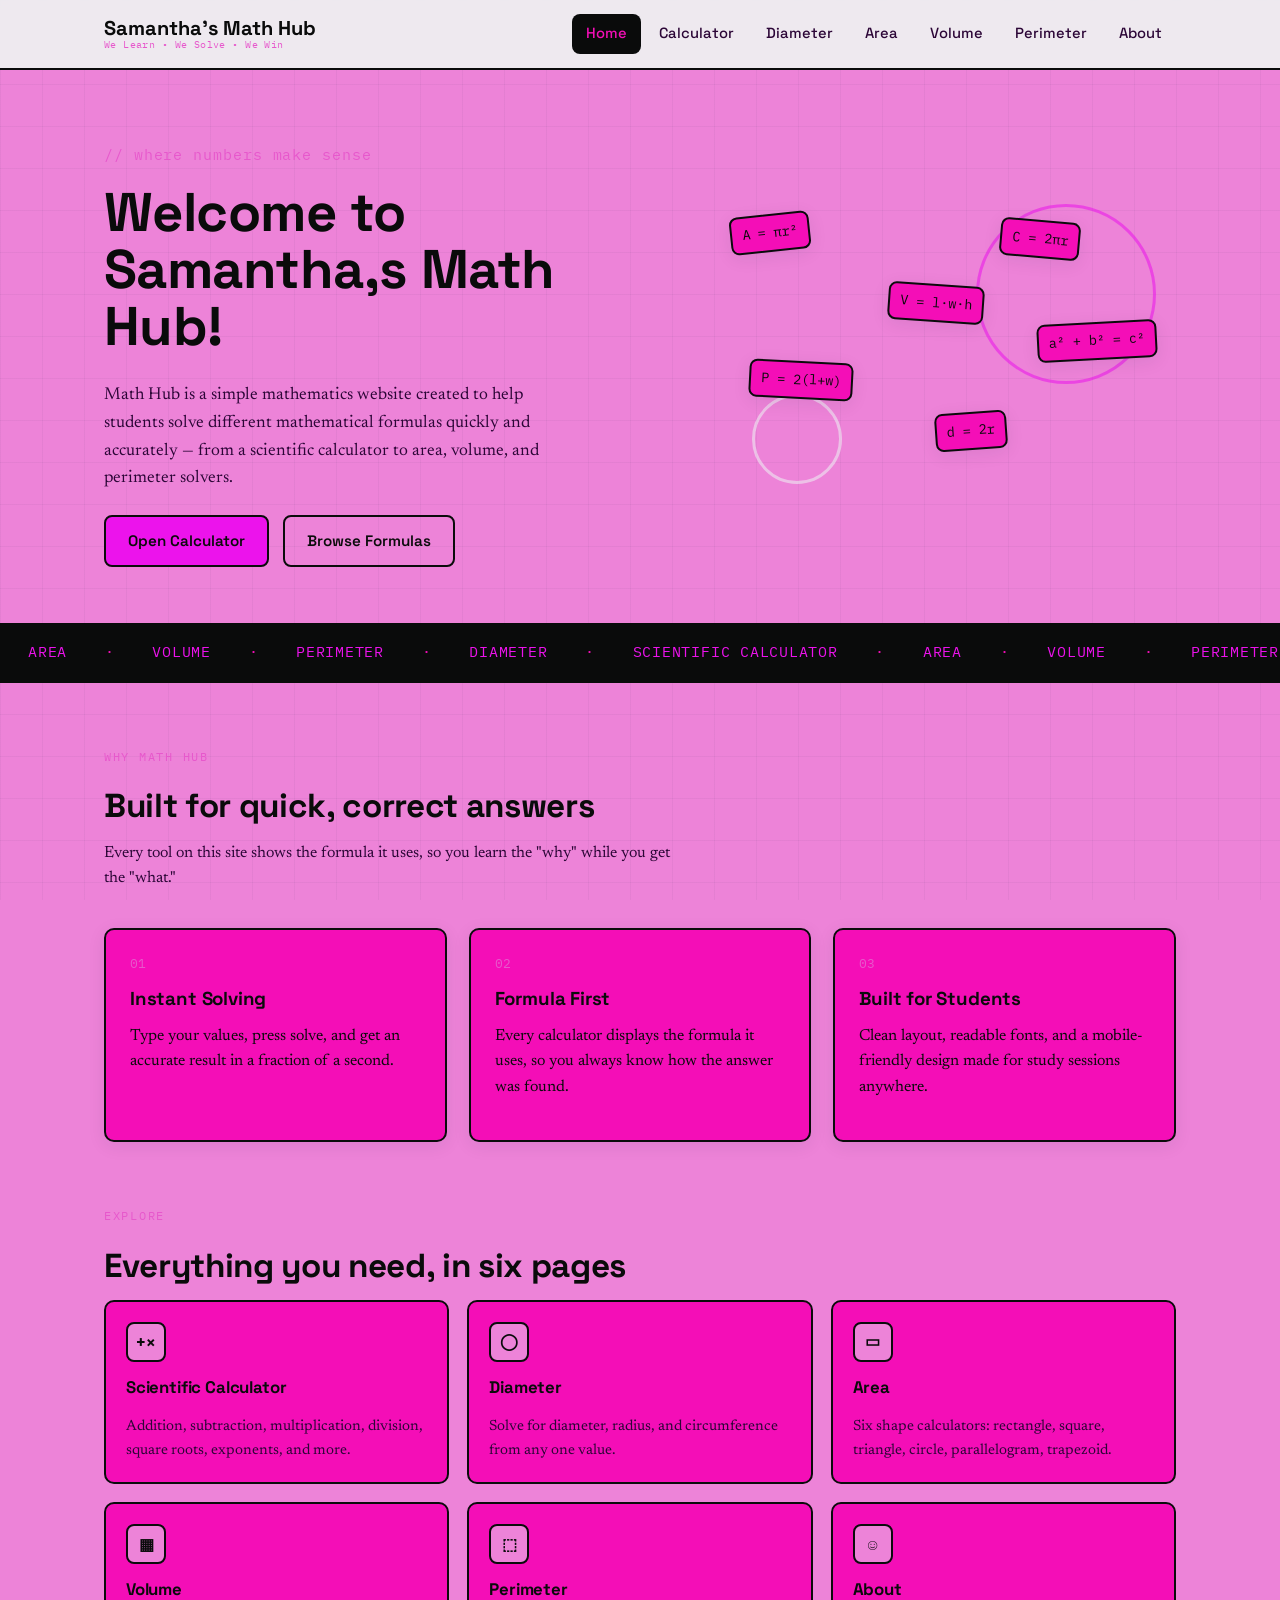
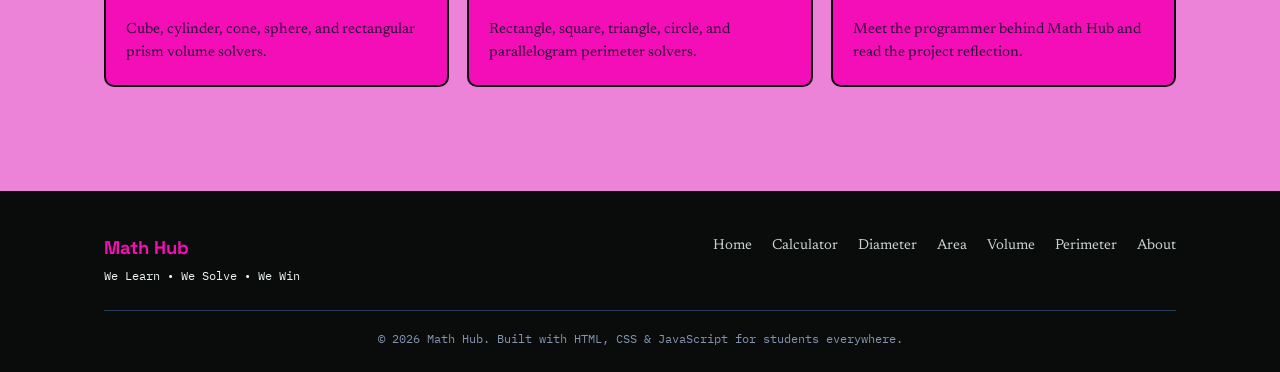
<file: index.html>
<!DOCTYPE html>
<html lang="en">
<head>
<meta charset="UTF-8">
<meta name="viewport" content="width=device-width, initial-scale=1.0">
<title>Math Hub — We Learn • We Solve • We Win</title>
<link rel="preconnect" href="https://fonts.googleapis.com">
<link href="https://fonts.googleapis.com/css2?family=Space+Grotesk:wght@500;700&family=Newsreader:ital,wght@0,400;0,500;1,400&family=IBM+Plex+Mono:wght@400;500;700&display=swap" rel="stylesheet">
<link rel="stylesheet" href="style.css">
</head>
<body>

<header class="site-header">
  <div class="nav-wrap">
    <a class="brand" href="index.html">
      <span class="brand-text">
        <span class="brand-name">Samantha's Math Hub</span>
        <span class="brand-tag">We Learn • We Solve • We Win</span>
      </span>
    </a>
    <button class="nav-toggle" aria-label="Toggle navigation">
      <span></span><span></span><span></span>
    </button>
    <ul class="nav-menu">
      <li><a href="index.html">Home</a></li>
      <li><a href="calculator.html">Calculator</a></li>
      <li><a href="diameter.html">Diameter</a></li>
      <li><a href="area.html">Area</a></li>
      <li><a href="volume.html">Volume</a></li>
      <li><a href="perimeter.html">Perimeter</a></li>
      <li><a href="about.html">About</a></li>
    </ul>
  </div>
</header>

<section class="hero">
  <div class="hero-inner">
    <div>
      <p class="tagline">// where numbers make sense</p>
      <h1>Welcome to Samantha,s Math Hub!</h1>
      <p class="lead">Math Hub is a simple mathematics website created to help students solve different mathematical formulas quickly and accurately — from a scientific calculator to area, volume, and perimeter solvers.</p>
      <div class="hero-cta">
        <a href="calculator.html" class="btn btn-primary">Open Calculator</a>
        <a href="area.html" class="btn btn-outline">Browse Formulas</a>
      </div>
    </div>
    <div class="formula-field" aria-hidden="true">
      <div class="shape-ring" style="width:180px;height:180px;top:10px;right:20px;"></div>
      <div class="shape-ring" style="width:90px;height:90px;bottom:30px;left:40px;border-color:var(--teal);"></div>
      <span style="top:6%; left:4%; --r:-6deg;">A = πr²</span>
      <span style="top:28%; left:38%; --r:4deg;">V = l·w·h</span>
      <span style="top:52%; left:8%; --r:3deg;">P = 2(l+w)</span>
      <span style="top:68%; left:48%; --r:-4deg;">d = 2r</span>
      <span style="top:8%; left:62%; --r:5deg;">C = 2πr</span>
      <span style="top:40%; left:70%; --r:-3deg;">a² + b² = c²</span>
    </div>
  </div>
</section>

<div class="strip" aria-hidden="true">
  <div class="strip-track">
    <span>AREA</span> · <span>VOLUME</span> · <span>PERIMETER</span> · <span>DIAMETER</span> · <span>SCIENTIFIC CALCULATOR</span> · <span>AREA</span> · <span>VOLUME</span> · <span>PERIMETER</span> · <span>DIAMETER</span> · <span>SCIENTIFIC CALCULATOR</span>
  </div>
</div>

<section class="section">
  <div class="container">
    <p class="eyebrow">Why Math Hub</p>
    <h2 class="section-title">Built for quick, correct answers</h2>
    <p class="section-lead">Every tool on this site shows the formula it uses, so you learn the "why" while you get the "what."</p>

    <div class="grid-3">
      <div class="info-card">
        <span class="num">01</span>
        <h3>Instant Solving</h3>
        <p>Type your values, press solve, and get an accurate result in a fraction of a second.</p>
      </div>
      <div class="info-card">
        <span class="num">02</span>
        <h3>Formula First</h3>
        <p>Every calculator displays the formula it uses, so you always know how the answer was found.</p>
      </div>
      <div class="info-card">
        <span class="num">03</span>
        <h3>Built for Students</h3>
        <p>Clean layout, readable fonts, and a mobile-friendly design made for study sessions anywhere.</p>
      </div>
    </div>
  </div>
</section>

<section class="section" style="padding-top:0;">
  <div class="container">
    <p class="eyebrow">Explore</p>
    <h2 class="section-title">Everything you need, in six pages</h2>
    <div class="page-links-grid">
      <a class="page-link-card" href="calculator.html">
        <span class="icon">+×</span>
        <h3>Scientific Calculator</h3>
        <p>Addition, subtraction, multiplication, division, square roots, exponents, and more.</p>
      </a>
      <a class="page-link-card" href="diameter.html">
        <span class="icon">◯</span>
        <h3>Diameter</h3>
        <p>Solve for diameter, radius, and circumference from any one value.</p>
      </a>
      <a class="page-link-card" href="area.html">
        <span class="icon">▭</span>
        <h3>Area</h3>
        <p>Six shape calculators: rectangle, square, triangle, circle, parallelogram, trapezoid.</p>
      </a>
      <a class="page-link-card" href="volume.html">
        <span class="icon">▦</span>
        <h3>Volume</h3>
        <p>Cube, cylinder, cone, sphere, and rectangular prism volume solvers.</p>
      </a>
      <a class="page-link-card" href="perimeter.html">
        <span class="icon">⬚</span>
        <h3>Perimeter</h3>
        <p>Rectangle, square, triangle, circle, and parallelogram perimeter solvers.</p>
      </a>
      <a class="page-link-card" href="about.html">
        <span class="icon">☺</span>
        <h3>About</h3>
        <p>Meet the programmer behind Math Hub and read the project reflection.</p>
      </a>
    </div>
  </div>
</section>

<footer class="site-footer">
  <div class="container">
    <div class="footer-inner">
      <div>
        <div class="footer-brand">Math Hub</div>
        <div class="footer-tag">We Learn • We Solve • We Win</div>
      </div>
      <ul class="footer-links">
        <li><a href="index.html">Home</a></li>
        <li><a href="calculator.html">Calculator</a></li>
        <li><a href="diameter.html">Diameter</a></li>
        <li><a href="area.html">Area</a></li>
        <li><a href="volume.html">Volume</a></li>
        <li><a href="perimeter.html">Perimeter</a></li>
        <li><a href="about.html">About</a></li>
      </ul>
    </div>
    <div class="footer-bottom">© 2026 Math Hub. Built with HTML, CSS &amp; JavaScript for students everywhere.</div>
  </div>
</footer>

<script src="javascript.js"></script>
</body>
</html>
</file>
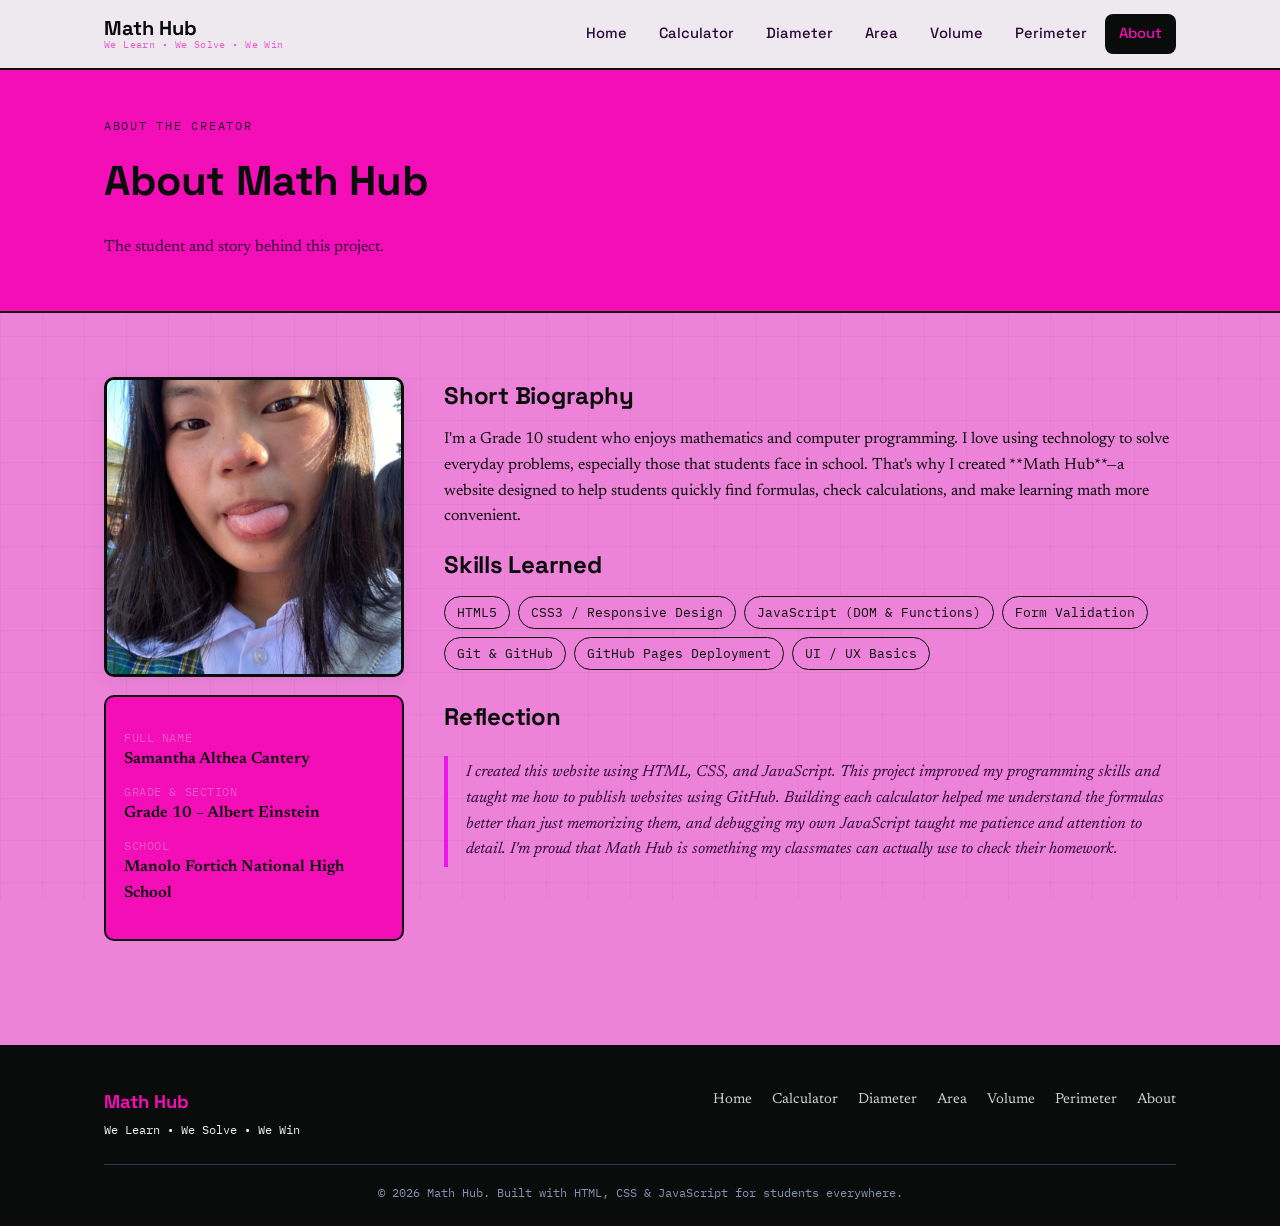
<file: about.html>
<!DOCTYPE html>
<html lang="en">
<head>
<meta charset="UTF-8">
<meta name="viewport" content="width=device-width, initial-scale=1.0">
<title>About — Samantha's Math Hub</title>
<link rel="preconnect" href="https://fonts.googleapis.com">
<link href="https://fonts.googleapis.com/css2?family=Space+Grotesk:wght@500;700&family=Newsreader:ital,wght@0,400;0,500;1,400&family=IBM+Plex+Mono:wght@400;500;700&display=swap" rel="stylesheet">
<link rel="stylesheet" href="style.css">
</head>
<body>

<header class="site-header">
  <div class="nav-wrap">
    <a class="brand" href="index.html">
      <span class="brand-text">
        <span class="brand-name">Math Hub</span>
        <span class="brand-tag">We Learn • We Solve • We Win</span>
      </span>
    </a>
    <button class="nav-toggle" aria-label="Toggle navigation">
      <span></span><span></span><span></span>
    </button>
    <ul class="nav-menu">
      <li><a href="index.html">Home</a></li>
      <li><a href="calculator.html">Calculator</a></li>
      <li><a href="diameter.html">Diameter</a></li>
      <li><a href="area.html">Area</a></li>
      <li><a href="volume.html">Volume</a></li>
      <li><a href="perimeter.html">Perimeter</a></li>
      <li><a href="about.html">About</a></li>
    </ul>
  </div>
</header>

<section class="page-header">
  <div class="container">
    <p class="eyebrow">About the Creator</p>
    <h1>About Math Hub</h1>
    <p>The student and story behind this project.</p>
  </div>
</section>

<section class="section">
  <div class="container about-grid">

    <div>
      <div class="about-photo">
        <img src="image/sampot.jpg" alt="Photo of the programmer">
      </div>
      <div class="about-meta">
        <dl>
          <dt>Full Name</dt>
          <dd>Samantha Althea Cantery</dd>
          <dt>Grade &amp; Section</dt>
          <dd>Grade 10 – Albert Einstein</dd>
          <dt>School</dt>
          <dd>Manolo Fortich National High School</dd>
        </dl>
      </div>
    </div>

    <div>
      <h2>Short Biography</h2>
      <p>I'm a Grade 10 student who enjoys mathematics and computer programming. I love using technology to solve everyday problems, especially those that students face in school. That's why I created **Math Hub**—a website designed to help students quickly find formulas, check calculations, and make learning math more convenient.

      <h2>Skills Learned</h2>
      <div class="skills-tags">
        <span>HTML5</span>
        <span>CSS3 / Responsive Design</span>
        <span>JavaScript (DOM &amp; Functions)</span>
        <span>Form Validation</span>
        <span>Git &amp; GitHub</span>
        <span>GitHub Pages Deployment</span>
        <span>UI / UX Basics</span>
      </div>

      <h2 style="margin-top:28px;">Reflection</h2>
      <blockquote class="reflection">
        I created this website using HTML, CSS, and JavaScript. This project improved my programming skills and taught me how to publish websites using GitHub. Building each calculator helped me understand the formulas better than just memorizing them, and debugging my own JavaScript taught me patience and attention to detail. I'm proud that Math Hub is something my classmates can actually use to check their homework.
      </blockquote>
    </div>

  </div>
</section>

<footer class="site-footer">
  <div class="container">
    <div class="footer-inner">
      <div>
        <div class="footer-brand">Math Hub</div>
        <div class="footer-tag">We Learn • We Solve • We Win</div>
      </div>
      <ul class="footer-links">
        <li><a href="index.html">Home</a></li>
        <li><a href="calculator.html">Calculator</a></li>
        <li><a href="diameter.html">Diameter</a></li>
        <li><a href="area.html">Area</a></li>
        <li><a href="volume.html">Volume</a></li>
        <li><a href="perimeter.html">Perimeter</a></li>
        <li><a href="about.html">About</a></li>
      </ul>
    </div>
    <div class="footer-bottom">© 2026 Math Hub. Built with HTML, CSS &amp; JavaScript for students everywhere.</div>
  </div>
</footer>

<script src="javascript.js"></script>
</body>
</html>
</file>
<file: style.css>
/* =========================================================
   MATH HUB — style.css
   Design tokens: graph-paper + chalkboard-ink identity
   ========================================================= */

:root{
  /* --- Color tokens --- */
  --paper:        #ed83d8;
  --paper-white:  #f40eb7;
  --ink:          hsl(180, 5%, 4%);
  --ink-soft:     #2c0637;
  --amber:        #ec13ec;
  --amber-dark:   #f3f3f7;
  --teal:         #eef4f4;
  --teal-dark:    #e758cc;
  --line:         #100f0f;
  --danger:       #62130a;

  /* --- Type tokens --- */
  --font-display: "Space Grotesk", "Segoe UI", sans-serif;
  --font-body:    "Newsreader", Georgia, serif;
  --font-mono:    "IBM Plex Mono", monospace;

  /* --- Layout tokens --- */
  --max-width: 1120px;
  --radius: 10px;
  --shadow: 0 4px 18px rgba(22, 35, 61, 0.08);
  --shadow-hover: 0 8px 26px rgba(22, 35, 61, 0.14);
}

*, *::before, *::after{ box-sizing: border-box; }

html{ scroll-behavior: smooth; }

body{
  margin: 0;
  font-family: var(--font-body);
  color: var(--ink);
  background:
    linear-gradient(var(--paper) 1px, transparent 1px) 0 0/100% 42px,
    linear-gradient(90deg, var(--paper) 1px, transparent 1px) 0 0/42px 100%,
    var(--paper);
  background-color: var(--paper);
  line-height: 1.6;
}

/* graph-paper grid, subtle */
body{
  background-image:
    linear-gradient(rgba(22,35,61,0.045) 1px, transparent 1px),
    linear-gradient(90deg, rgba(22,35,61,0.045) 1px, transparent 1px);
  background-size: 42px 42px, 42px 42px;
  background-attachment: fixed;
}

img{ max-width: 100%; display: block; }

a{ color: inherit; text-decoration: none; }

h1,h2,h3,h4{
  font-family: var(--font-display);
  font-weight: 700;
  letter-spacing: -0.01em;
  color: var(--ink);
  margin: 0 0 0.5em;
}

p{ margin: 0 0 1em; }

.container{
  max-width: var(--max-width);
  margin: 0 auto;
  padding: 0 24px;
}

.eyebrow{
  font-family: var(--font-mono);
  font-size: 0.78rem;
  letter-spacing: 0.14em;
  text-transform: uppercase;
  color: var(--teal-dark);
}

/* focus visibility */
a:focus-visible, button:focus-visible, input:focus-visible{
  outline: 3px solid var(--amber);
  outline-offset: 2px;
}

/* =========================================================
   HEADER / NAV
   ========================================================= */
.site-header{
  position: sticky;
  top: 0;
  z-index: 50;
  background: rgba(238,242,241,0.92);
  backdrop-filter: blur(6px);
  border-bottom: 2px solid var(--ink);
}

.nav-wrap{
  display: flex;
  align-items: center;
  justify-content: space-between;
  padding: 14px 24px;
  max-width: var(--max-width);
  margin: 0 auto;
}

.brand{
  display: flex;
  align-items: center;
  gap: 12px;
}

.brand img{
  width: 40px;
  height: 40px;
}

.brand-text{
  display: flex;
  flex-direction: column;
  line-height: 1.1;
}

.brand-name{
  font-family: var(--font-display);
  font-weight: 700;
  font-size: 1.25rem;
}

.brand-tag{
  font-family: var(--font-mono);
  font-size: 0.65rem;
  color: var(--teal-dark);
  letter-spacing: 0.04em;
}

.nav-toggle{
  display: none;
  flex-direction: column;
  gap: 5px;
  background: none;
  border: none;
  cursor: pointer;
  padding: 6px;
}
.nav-toggle span{
  width: 26px;
  height: 3px;
  background: var(--ink);
  border-radius: 2px;
}

.nav-menu{
  display: flex;
  gap: 4px;
  list-style: none;
  margin: 0;
  padding: 0;
}

.nav-menu a{
  display: block;
  padding: 8px 14px;
  font-family: var(--font-display);
  font-size: 0.92rem;
  font-weight: 500;
  border-radius: 8px;
  color: var(--ink-soft);
  transition: background 0.15s ease, color 0.15s ease;
}

.nav-menu a:hover{
  background: var(--paper-white);
  color: var(--ink);
}

.nav-menu a.active{
  background: var(--ink);
  color: var(--paper-white);
}

/* =========================================================
   BUTTONS
   ========================================================= */
.btn{
  display: inline-flex;
  align-items: center;
  gap: 8px;
  font-family: var(--font-display);
  font-weight: 600;
  font-size: 0.95rem;
  padding: 12px 22px;
  border-radius: 8px;
  border: 2px solid var(--ink);
  cursor: pointer;
  transition: transform 0.12s ease, box-shadow 0.12s ease;
}

.btn-primary{
  background: var(--amber);
  color: var(--ink);
  border-color: var(--ink);
}
.btn-primary:hover{ transform: translateY(-2px); box-shadow: var(--shadow-hover); }

.btn-outline{
  background: transparent;
  color: var(--ink);
}
.btn-outline:hover{ background: var(--ink); color: var(--paper-white); }

.btn-solve{
  background: var(--teal);
  color: var(--paper-white);
  border-color: var(--teal-dark);
  width: 100%;
  justify-content: center;
  margin-top: 6px;
}
.btn-solve:hover{ background: var(--teal-dark); }

/* =========================================================
   HERO (Home)
   ========================================================= */
.hero{
  position: relative;
  overflow: hidden;
  border-bottom: 2px solid var(--ink);
}

.hero-inner{
  max-width: var(--max-width);
  margin: 0 auto;
  padding: 72px 24px 56px;
  display: grid;
  grid-template-columns: 1.1fr 0.9fr;
  gap: 40px;
  align-items: center;
}

.hero h1{
  font-size: clamp(2.2rem, 4.4vw, 3.4rem);
  line-height: 1.05;
}

.hero .tagline{
  font-family: var(--font-mono);
  font-size: 0.95rem;
  color: var(--teal-dark);
  letter-spacing: 0.06em;
  margin-bottom: 18px;
}

.hero p.lead{
  font-size: 1.08rem;
  color: var(--ink-soft);
  max-width: 46ch;
}

.hero-cta{
  display: flex;
  gap: 14px;
  margin-top: 22px;
  flex-wrap: wrap;
}

/* signature element: formula constellation */
.formula-field{
  position: relative;
  height: 320px;
}

.formula-field span{
  position: absolute;
  font-family: var(--font-mono);
  color: var(--ink);
  background: var(--paper-white);
  border: 2px solid var(--ink);
  border-radius: 8px;
  padding: 6px 10px;
  font-size: 0.85rem;
  box-shadow: var(--shadow);
  transform: rotate(var(--r, 0deg));
}

.shape-ring{
  position: absolute;
  border-radius: 50%;
  border: 3px solid var(--amber);
  opacity: 0.55;
}

/* =========================================================
   SECTIONS
   ========================================================= */
.section{
  padding: 64px 0;
}

.section-title{
  font-size: clamp(1.6rem, 2.6vw, 2.1rem);
  margin-bottom: 8px;
}

.section-lead{
  color: var(--ink-soft);
  max-width: 64ch;
  margin-bottom: 36px;
}

.strip{
  background: var(--ink);
  color: var(--paper-white);
  overflow: hidden;
  white-space: nowrap;
  padding: 14px 0;
  border-bottom: 2px solid var(--ink);
}
.strip-track{
  display: inline-block;
  font-family: var(--font-mono);
  font-size: 0.95rem;
  letter-spacing: 0.05em;
  animation: scroll-left 32s linear infinite;
}
.strip-track span{ margin: 0 28px; color: var(--amber); }
@keyframes scroll-left{
  from{ transform: translateX(0); }
  to{ transform: translateX(-50%); }
}
@media (prefers-reduced-motion: reduce){
  .strip-track{ animation: none; }
}

/* feature / info cards on home */
.grid-3{
  display: grid;
  grid-template-columns: repeat(3, 1fr);
  gap: 22px;
}

.info-card{
  background: var(--paper-white);
  border: 2px solid var(--ink);
  border-radius: var(--radius);
  padding: 24px;
  box-shadow: var(--shadow);
}

.info-card .num{
  font-family: var(--font-mono);
  color: var(--teal-dark);
  font-size: 0.8rem;
  margin-bottom: 10px;
  display: block;
}

.page-links-grid{
  display: grid;
  grid-template-columns: repeat(3, 1fr);
  gap: 18px;
}

.page-link-card{
  background: var(--paper-white);
  border: 2px solid var(--ink);
  border-radius: var(--radius);
  padding: 20px;
  display: flex;
  flex-direction: column;
  gap: 6px;
  transition: transform 0.12s ease, box-shadow 0.12s ease;
}
.page-link-card:hover{
  transform: translateY(-4px);
  box-shadow: var(--shadow-hover);
  border-color: var(--teal-dark);
}
.page-link-card .icon{
  width: 40px; height: 40px;
  border-radius: 8px;
  background: var(--paper);
  border: 2px solid var(--ink);
  display: flex; align-items: center; justify-content: center;
  font-family: var(--font-mono);
  font-weight: 700;
  color: var(--ink);
  margin-bottom: 6px;
}
.page-link-card h3{ font-size: 1.05rem; }
.page-link-card p{ font-size: 0.92rem; color: var(--ink-soft); margin: 0; }

/* =========================================================
   PAGE HEADER (non-home pages)
   ========================================================= */
.page-header{
  border-bottom: 2px solid var(--ink);
  padding: 46px 0 34px;
  background: var(--paper-white);
  position: relative;
}
.page-header h1{
  font-size: clamp(1.8rem, 3.4vw, 2.6rem);
}
.page-header p{
  color: var(--ink-soft);
  max-width: 60ch;
}

/* =========================================================
   CALCULATOR CARDS (generic, used on diameter/area/volume/perimeter)
   ========================================================= */
.calc-grid{
  display: grid;
  grid-template-columns: repeat(auto-fit, minmax(300px, 1fr));
  gap: 22px;
}

.calc-card{
  background: var(--paper-white);
  border: 2px solid var(--ink);
  border-radius: var(--radius);
  padding: 22px;
  box-shadow: var(--shadow);
  display: flex;
  flex-direction: column;
}

.calc-card h3{
  font-size: 1.15rem;
  margin-bottom: 4px;
}

.formula-badge{
  align-self: flex-start;
  font-family: var(--font-mono);
  font-size: 0.82rem;
  background: var(--paper);
  border: 1.5px dashed var(--teal-dark);
  color: var(--teal-dark);
  padding: 4px 10px;
  border-radius: 6px;
  margin-bottom: 14px;
}

.field{
  margin-bottom: 12px;
}
.field label{
  display: block;
  font-family: var(--font-mono);
  font-size: 0.78rem;
  color: var(--ink-soft);
  margin-bottom: 5px;
  text-transform: uppercase;
  letter-spacing: 0.04em;
}
.field input{
  width: 100%;
  padding: 10px 12px;
  border-radius: 7px;
  border: 2px solid var(--line);
  font-family: var(--font-mono);
  font-size: 0.98rem;
  background: var(--paper);
  color: var(--ink);
}
.field input:focus{
  border-color: var(--teal);
  outline: none;
}

.calc-output{
  margin-top: 12px;
  min-height: 46px;
  background: var(--paper);
  border: 2px solid var(--ink);
  border-radius: 8px;
  padding: 10px 12px;
  font-family: var(--font-mono);
  font-size: 0.95rem;
  color: var(--ink);
}
.calc-output .result-label{
  color: var(--teal-dark);
  font-size: 0.72rem;
  text-transform: uppercase;
  letter-spacing: 0.06em;
  display: block;
  margin-bottom: 3px;
}
.calc-output.error{
  border-color: var(--danger);
  color: var(--danger);
}

/* =========================================================
   SCIENTIFIC CALCULATOR
   ========================================================= */
.sci-calc-wrap{
  max-width: 420px;
  margin: 0 auto;
}
.sci-calc{
  background: var(--ink);
  border-radius: 18px;
  padding: 20px;
  box-shadow: var(--shadow-hover);
}
.sci-display{
  background: #0F1830;
  border-radius: 10px;
  padding: 20px 16px;
  margin-bottom: 16px;
  text-align: right;
  min-height: 90px;
  display: flex;
  flex-direction: column;
  justify-content: flex-end;
  gap: 4px;
}
.sci-expr{
  font-family: var(--font-mono);
  color: #9FB3C8;
  font-size: 0.95rem;
  min-height: 1.2em;
  word-break: break-all;
}
.sci-result{
  font-family: var(--font-mono);
  color: var(--amber);
  font-size: 1.9rem;
  font-weight: 700;
  word-break: break-all;
}
.sci-keys{
  display: grid;
  grid-template-columns: repeat(4, 1fr);
  gap: 10px;
}
.sci-keys button{
  font-family: var(--font-mono);
  font-size: 1.05rem;
  font-weight: 600;
  padding: 16px 0;
  border-radius: 10px;
  border: none;
  cursor: pointer;
  background: #24345A;
  color: var(--paper-white);
  transition: transform 0.08s ease, background 0.12s ease;
}
.sci-keys button:hover{ background: #2E4270; }
.sci-keys button:active{ transform: scale(0.94); }
.sci-keys button.op{ background: var(--teal-dark); }
.sci-keys button.op:hover{ background: var(--teal); }
.sci-keys button.eq{ background: var(--amber); color: var(--ink); grid-row: span 2; height: 100%; }
.sci-keys button.eq:hover{ background: var(--amber-dark); }
.sci-keys button.clear{ background: var(--danger); }
.sci-keys button.clear:hover{ background: #9E3A2F; }
.sci-keys button.zero{ grid-column: span 2; }

/* =========================================================
   ABOUT PAGE
   ========================================================= */
.about-grid{
  display: grid;
  grid-template-columns: 300px 1fr;
  gap: 40px;
  align-items: start;
}
.about-photo{
  border: 3px solid var(--ink);
  border-radius: var(--radius);
  overflow: hidden;
  box-shadow: var(--shadow);
}
.about-photo img{ width: 100%; aspect-ratio: 1/1; object-fit: cover; }

.about-meta{
  margin-top: 18px;
  background: var(--paper-white);
  border: 2px solid var(--ink);
  border-radius: var(--radius);
  padding: 16px 18px;
}
.about-meta dt{
  font-family: var(--font-mono);
  font-size: 0.72rem;
  text-transform: uppercase;
  color: var(--teal-dark);
  letter-spacing: 0.05em;
}
.about-meta dd{ margin: 0 0 10px; font-weight: 600; }

.skills-tags{
  display: flex;
  flex-wrap: wrap;
  gap: 8px;
  margin-top: 8px;
}
.skills-tags span{
  font-family: var(--font-mono);
  font-size: 0.82rem;
  background: var(--paper);
  border: 1.5px solid var(--ink);
  padding: 5px 12px;
  border-radius: 20px;
}

blockquote.reflection{
  border-left: 4px solid var(--amber);
  margin: 20px 0 0;
  padding: 4px 0 4px 18px;
  font-style: italic;
  color: var(--ink-soft);
}

/* =========================================================
   FOOTER
   ========================================================= */
.site-footer{
  border-top: 2px solid var(--ink);
  background: var(--ink);
  color: var(--paper);
  padding: 40px 0 24px;
  margin-top: 40px;
}
.footer-inner{
  display: flex;
  justify-content: space-between;
  flex-wrap: wrap;
  gap: 24px;
  margin-bottom: 24px;
}
.footer-brand{
  font-family: var(--font-display);
  font-weight: 700;
  font-size: 1.15rem;
  color: var(--paper-white);
}
.footer-tag{
  font-family: var(--font-mono);
  font-size: 0.78rem;
  color: var(--teal);
  margin-top: 4px;
}
.footer-links{
  display: flex;
  gap: 20px;
  flex-wrap: wrap;
  list-style: none;
  padding: 0;
  margin: 0;
}
.footer-links a{
  font-size: 0.9rem;
  color: #C9D2CE;
}
.footer-links a:hover{ color: var(--amber); }
.footer-bottom{
  border-top: 1px solid #2A3B5C;
  padding-top: 18px;
  font-family: var(--font-mono);
  font-size: 0.75rem;
  color: #8494B0;
  text-align: center;
}

/* =========================================================
   RESPONSIVE
   ========================================================= */
@media (max-width: 900px){
  .hero-inner{ grid-template-columns: 1fr; }
  .formula-field{ height: 220px; }
  .grid-3{ grid-template-columns: 1fr 1fr; }
  .page-links-grid{ grid-template-columns: 1fr 1fr; }
  .about-grid{ grid-template-columns: 1fr; }
  .about-photo{ max-width: 280px; }
}

@media (max-width: 640px){
  .nav-toggle{ display: flex; }
  .nav-menu{
    position: absolute;
    top: 100%;
    left: 0;
    right: 0;
    background: var(--paper-white);
    border-bottom: 2px solid var(--ink);
    flex-direction: column;
    padding: 10px 20px 18px;
    display: none;
  }
  .nav-menu.open{ display: flex; }
  .grid-3{ grid-template-columns: 1fr; }
  .page-links-grid{ grid-template-columns: 1fr; }
  .hero-cta{ flex-direction: column; }
  .footer-inner{ flex-direction: column; }
}
</file>
